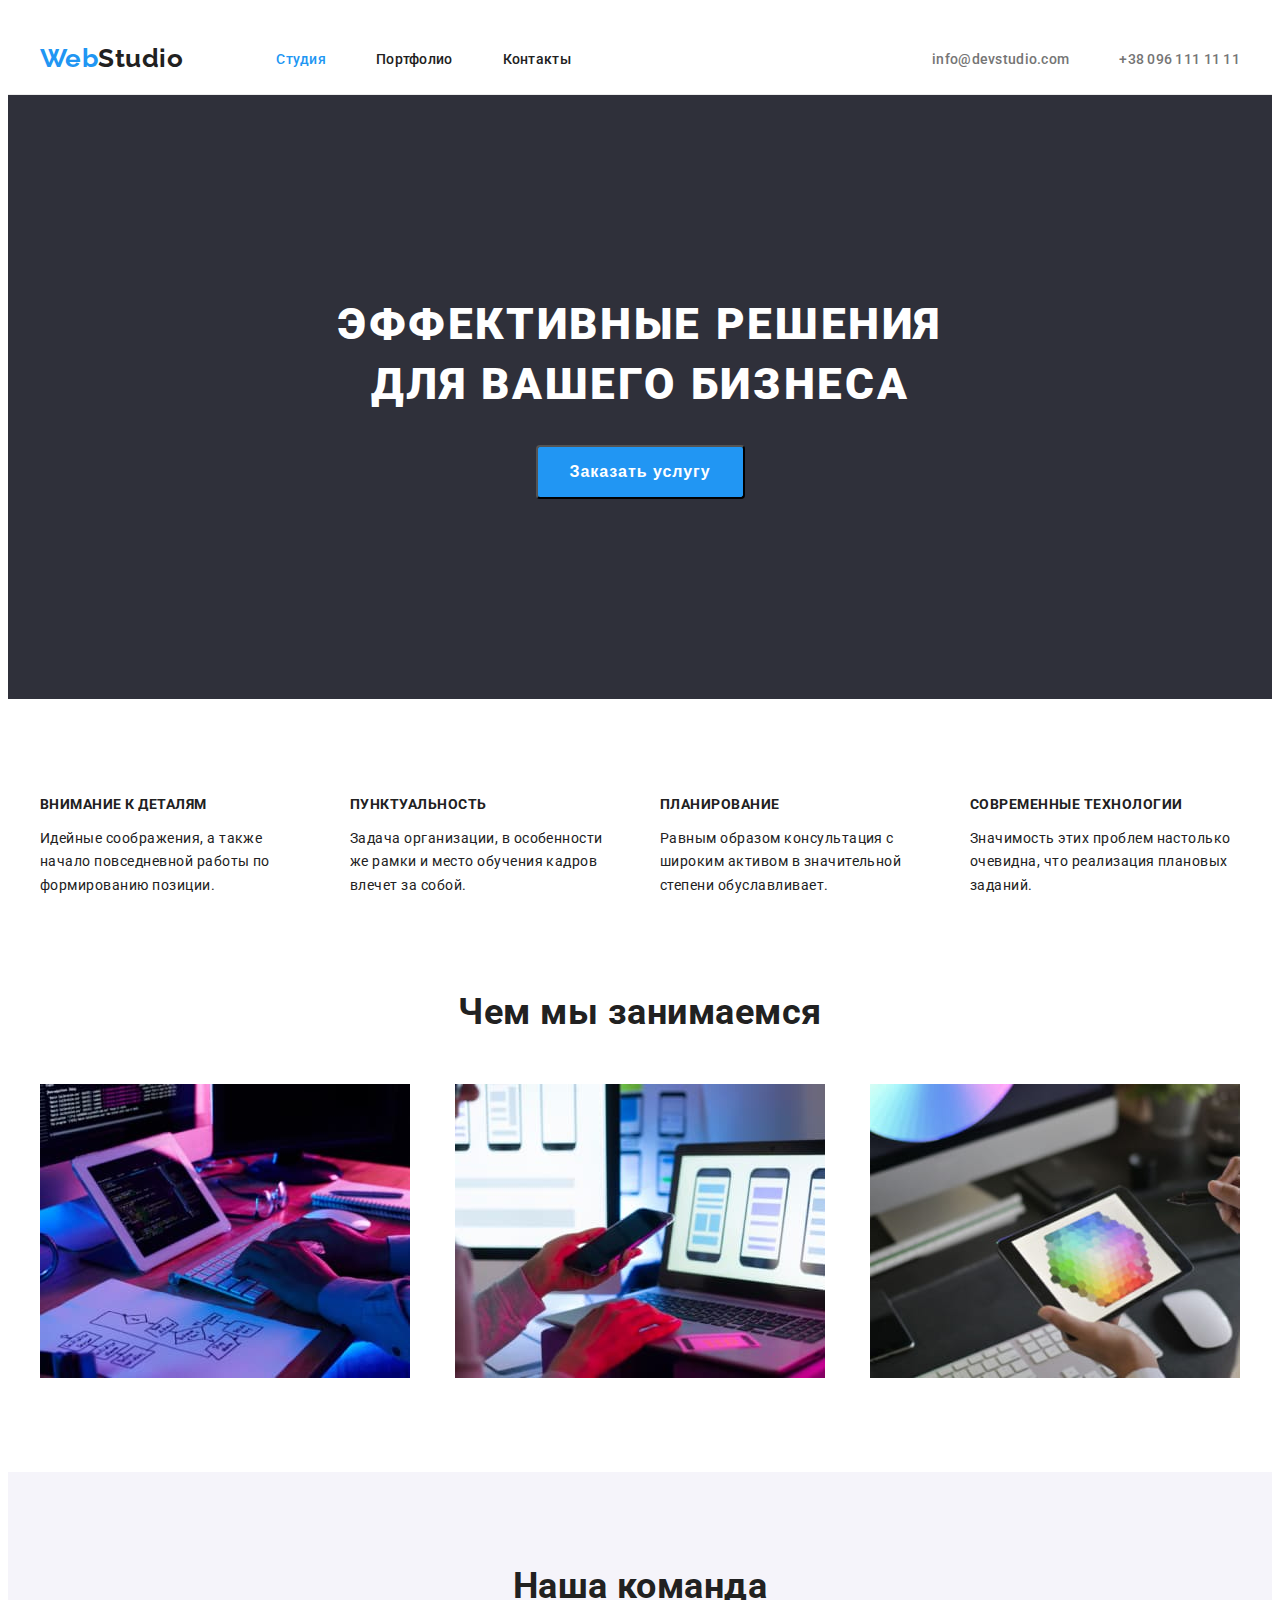
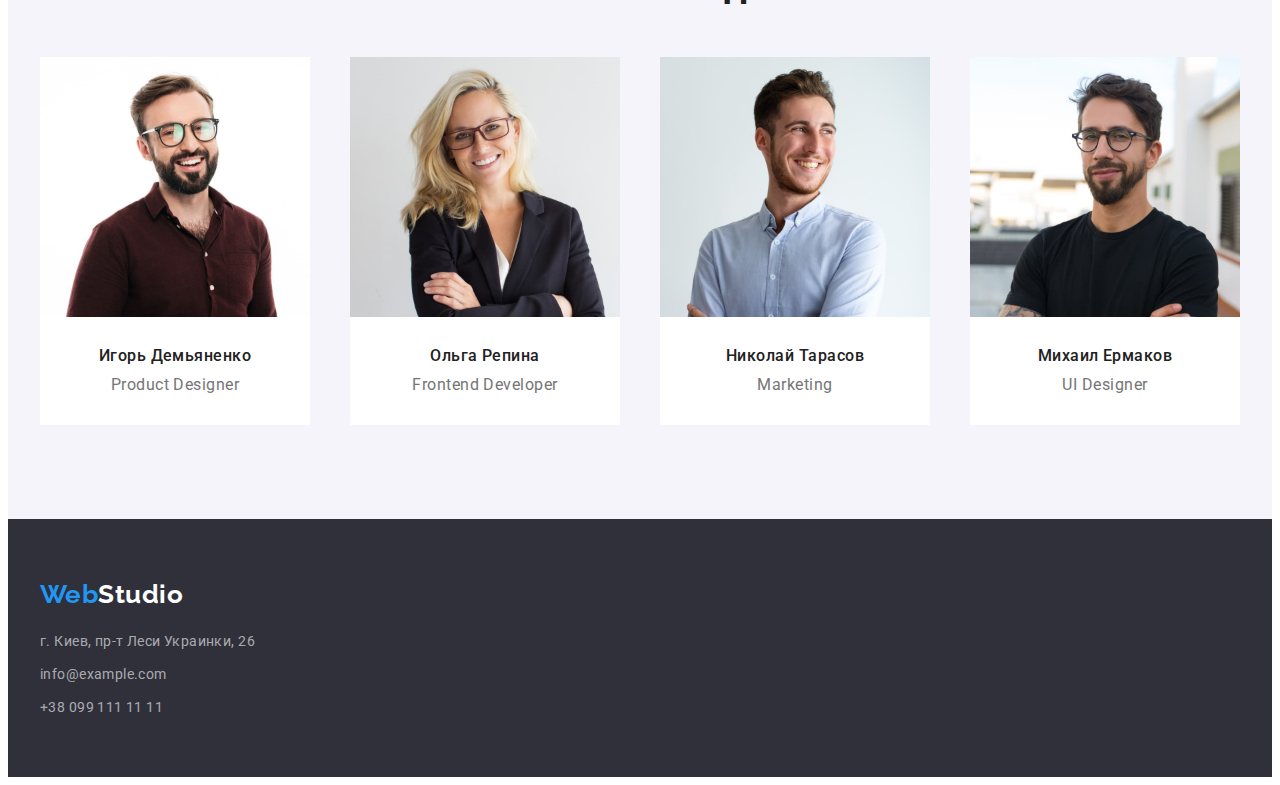
<file: index.html>
<!DOCTYPE html>
<html lang="ru">
  <head>
    <meta charset="UTF-8" />
    <meta http-equiv="X-UA-Compatible" content="IE=edge" />
    <meta name="viewport" content="width=>, initial-scale=1.0" />
    <title>Студия</title>
    <link rel="stylesheet" href="https://cdnjs.cloudflare.com/ajax/libs/modern-normalize/1.1.0/modern-normalize.min.css" integrity="sha512-wpPYUAdjBVSE4KJnH1VR1HeZfpl1ub8YT/NKx4PuQ5NmX2tKuGu6U/JRp5y+Y8XG2tV+wKQpNHVUX03MfMFn9Q==" crossorigin="anonymous" referrerpolicy="no-referrer" />
    <link rel="preconnect" href="https://fonts.googleapis.com" />
    <link rel="preconnect" href="https://fonts.gstatic.com" crossorigin />
    <link
      href="https://fonts.googleapis.com/css2?family=Raleway:wght@700&family=Roboto:wght@400;500;700;900&display=swap"
      rel="stylesheet"
    />
    <link rel="stylesheet" href="./styles.css/styles.css" />
  </head>
  <body>
    <!--Шапка документа-->
    <header class="header">
      <div class="header-box container">
        <nav class="header-nav">
          <a href="./index.html" class="header-logo link"
            >Web<span class="header-logo-span">Studio</span></a>
          <ul class="nav-list list">
            <li class="nav-item"><a href="./index.html" class="common nav-link link">Студия</a></li>
            <li class="nav-item"><a href="./portfolio.html" class="nav-link link">Портфолио</a></li>
            <li class="nav-item"><a href="" class="nav-link link">Контакты</a></li>
          </ul>
        </nav>
        <ul class="nav-contacts">
          <li class="nav-contacts-item">
            <a href="mailto:info@devstudio.com" class="contacts-link mail link"
              >info@devstudio.com</a>
          </li>
          <li class="nav-contacts-item">
            <a href="tel:+380961111111" class="contacts-link tel link"
              >+38 096 111 11 11</a>
          </li>
        </ul>
      </div>
    </header>
    <main>
      <!--Секция HERO-->
      <section class="hero">
        <div class="hero-box container">
        <h1 class="hero-heading">
          Эффективные решения <br />
          для вашего бизнеса
        </h1>
        <button type="button" class="btn hero-btn">Заказать услугу</button>
      </div>
      </section>
      <!--Секция преимущества-->
      <section class="advantages section">
        <div class="advantages-box container">
        <h2 class="visually-hidden">Преимущества компании WebStudio</h2>
        <ul class="advantages-list list">
          <li class="advantages-item">
            <h3 class="advantages-heading">Внимание к деталям</h3>
            <p class="advantages-text">
              Идейные соображения, а также начало повседневной работы по
              формированию позиции.
            </p>
          </li>
          <li class="advantages-item">
            <h3 class="advantages-heading">Пунктуальность</h3>
            <p class="advantages-text">
              Задача организации, в особенности же рамки и место обучения кадров
              влечет за собой.
            </p>
          </li>
          <li class="advantages-item">
            <h3 class="advantages-heading">Планирование</h3>
            <p class="advantages-text">
              Равным образом консультация с широким активом в значительной
              степени обуславливает.
            </p>
          </li>
          <li class="advantages-item">
            <h3 class="advantages-heading">Современные технологии</h3>
            <p class="advantages-text">
              Значимость этих проблем настолько очевидна, что реализация
              плановых заданий.
            </p>
          </li>
        </ul>
      </div>
      </section>
      <!--AREA-->
      <section class="area section">
        <div class="area-box container">
        <h2 class="area-heading">Чем мы занимаемся</h2>
        <ul class="area-list list">
          <li class="area-item">
            <a href=""
              ><img
                src="./images/box1.jpg"
                alt="Разработка сайтов"
                width="370"
                class="area-link link"
            /></a>
          </li>
          <li class="area-item">
            <a href=""
              ><img
                src="./images/box2.jpg"
                alt="Разработка мобильных приложений"
                width="370"
                class="area-link link"
            /></a>
          </li>
          <li class="area-item">
            <a href=""
              ><img
                src="./images/box3.jpg"
                alt="Дизайн сайтов"
                width="370"
                class="area-link link"
            /></a>
          </li>
        </ul>
      </div>
      </section>
      <!--TEAM-->
      <section class="team section">
        <div class="team-box container">
        <h2 class="team-main-heading">Наша команда</h2>
        <ul class="team-list list">
          <li class="team-item">
            <img src="./images/img1.jpg" alt="Игорь Демьяненко" width="270" class="team-img" />
              <div class="team-text-box">
                <h3 class="team-heading">Игорь Демьяненко</h3>
              <p class="team-text">Product Designer</p>
              </div>
          </li>
          <li class="team-item">
            <img src="./images/img2.jpg" alt="Ольга Репина" width="270" class="team-img" />
            <div class="team-text-box">
            <h3 class="team-heading">Ольга Репина</h3>
            <p class="team-text">Frontend Developer</p>
            </div>
          </li>
          <li class="team-item">
            <img src="./images/img3.jpg" alt="Николай Тарасов" width="270" class="team-img" />
            <div class="team-text-box">
            <h3 class="team-heading">Николай Тарасов</h3>
            <p class="team-text">Marketing</p>
            </div>
          </li>
          <li class="team-item">
            <img src="./images/img4.jpg" alt="Михаил Ермаков" width="270" class="team-img" />
            <div class="team-text-box">
            <h3 class="team-heading">Михаил Ермаков</h3>
            <p class="team-text">UI Designer</p>
            </div>
          </li>
        </ul>
      </div>
      </section>
    </main>
    <!--Футер-->
    <footer class="footer">
      <div class="footer-box container">
      <a href="./index.html" class="footer-logo link"
        >Web<span class="footer-logo-span">Studio</span></a
      >
      <address class="footer-contacts">
        <ul class="footer-list list">
          <li class="footer-item">
            <a href="https://goo.gl/maps/8uwswmJSU4VFEEcW8" class="adress link">
              г. Киев, пр-т Леси Украинки, 26</a
            >
          </li>
          <li class="footer-item">
            <a href="mailto:info@example.com" class="adress-link link"
              >info@example.com</a
            >
          </li>
          <li class="footer-item">
            <a href="tel:+380991111111" class="adress-link link"
              >+38 099 111 11 11</a
            >
          </li>
        </ul>
      </address>
      </div>
    </footer>
  </body>
</html>
</file>
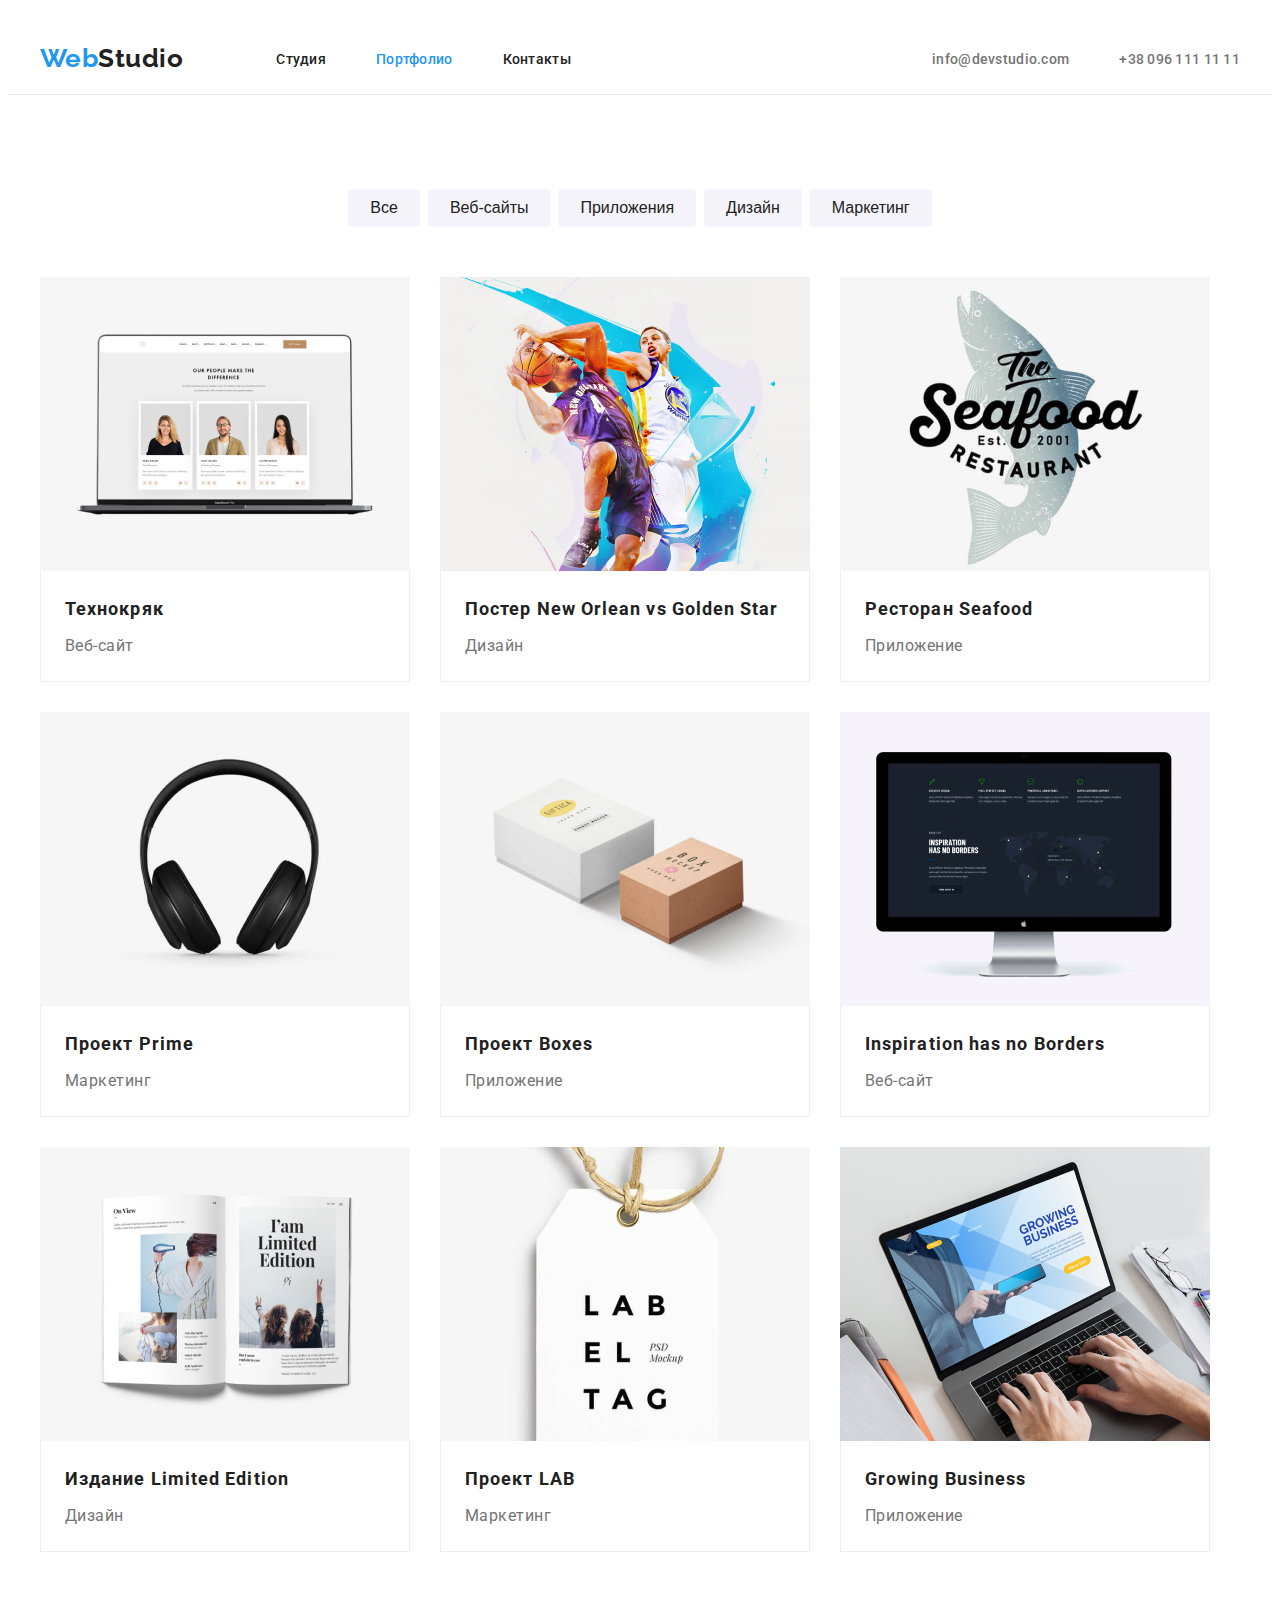
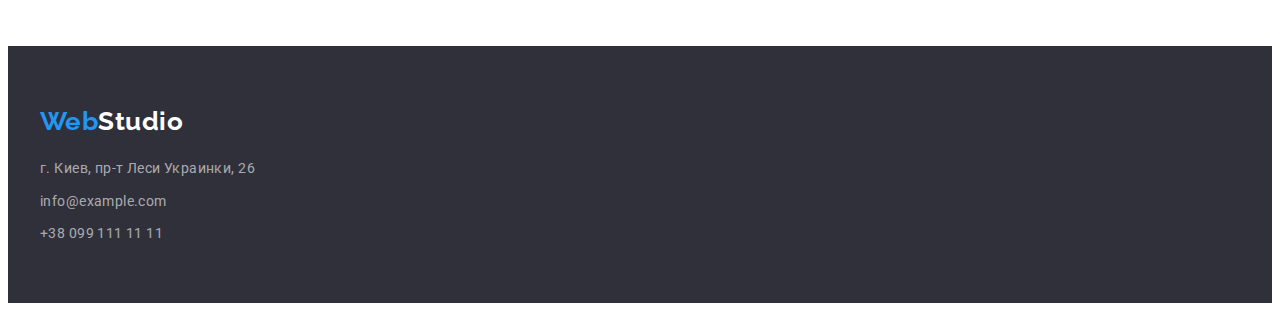
<file: portfolio.html>
<!DOCTYPE html>
<html lang="ru">
  <head>
    <meta charset="UTF-8" />
    <meta http-equiv="X-UA-Compatible" content="IE=edge" />
    <meta name="viewport" content="width=device-width, initial-scale=1.0" />
    <title>Portfolio</title>
    <link rel="stylesheet" href="https://cdnjs.cloudflare.com/ajax/libs/modern-normalize/1.1.0/modern-normalize.min.css" integrity="sha512-wpPYUAdjBVSE4KJnH1VR1HeZfpl1ub8YT/NKx4PuQ5NmX2tKuGu6U/JRp5y+Y8XG2tV+wKQpNHVUX03MfMFn9Q==" crossorigin="anonymous" referrerpolicy="no-referrer" />
    <link rel="preconnect" href="https://fonts.googleapis.com" />
    <link rel="preconnect" href="https://fonts.gstatic.com" crossorigin />
    <link
      href="https://fonts.googleapis.com/css2?family=Raleway:wght@700&family=Roboto:wght@400;500;700;900&display=swap"
      rel="stylesheet"
    />
    <link rel="stylesheet" href="./styles.css/styles.css" />
  </head>
  <body>
    <!--Шапка документа-->
    <header class="header">
      <div class="header-box container">
        <nav class="header-nav">
          <a href="./index.html" class="header-logo link"
            >Web<span class="header-logo-span">Studio</span></a>
          <ul class="nav-list list">
            <li class="nav-item"><a href="./index.html" class="nav-link link">Студия</a></li>
            <li class="nav-item"><a href="./portfolio.html" class="common nav-link link">Портфолио</a></li>
            <li class="nav-item"><a href="" class="nav-link link">Контакты</a></li>
          </ul>
        </nav>
        <ul class="nav-contacts">
          <li class="nav-contacts-item">
            <a href="mailto:info@devstudio.com" class="contacts-link mail link"
              >info@devstudio.com</a>
          </li>
          <li class="nav-contacts-item">
            <a href="tel:+380961111111" class="contacts-link tel link"
              >+38 096 111 11 11</a>
          </li>
        </ul>
      </div>
    </header>
    <!-- MAIN -->
    <main>
      <section class="portfolio section">
        <div class="portfolio-box container">
          <h1 class="visually-hidden">Портфолио компании Веб Студио</h1>
        <ul class="portfolio-menu-list list">
          <li class="portfolio-menu-item">
            <button type="button" class="btn portfolio-btn">Все</button>
          </li>
          <li class="portfolio-menu-item">
            <button type="button" class="btn portfolio-btn">Веб-сайты</button>
          </li>
          <li class="portfolio-menu-item">
            <button type="button" class="btn portfolio-btn">Приложения</button>
          </li>
          <li class="portfolio-menu-item">
            <button type="button" class="btn portfolio-btn">Дизайн</button>
          </li>
          <li class="portfolio-menu-item">
            <button type="button" class="btn portfolio-btn">Маркетинг</button>
          </li>
        </ul>
        <!-- IMAGES+TEXT -->
        <ul class="portfolio-list list">
          <li class="portfolio-item">
            <a href="" class="portfolio-link link">
              <img
                src="./images/pf1.png"
                alt="Дизайн сайта Технокряк"
                width="370"
                height="294"
              />
              <div class="port-item-box">
                <h2 class="portfolio-heading">Технокряк</h2>
              <p class="portfolio-text">Веб-сайт</p>
              </div>
            </a>
          </li>
          <li class="portfolio-item">
            <a href="" class="portfolio-link link"
              ><img
                src="./images/pf2.png"
                alt="Дизайн постера Новый Орлеан против Голден Стар"
                width="370"
                height="294"
              />
              <div class="port-item-box">
              <h2 class="portfolio-heading">
                Постер <span lang="en">New Orlean vs Golden Star</span>
              </h2>
              <p class="portfolio-text">Дизайн</p>
              </div>
            </a>
          </li>
          <li class="portfolio-item">
            <a href="" class="portfolio-link link"
              ><img
                src="./images/pf3.png"
                alt="Создание приложения ресторана морепродуктов"
                width="370"
                height="294"
              />
              <div class="port-item-box">
              <h2 class="portfolio-heading">
                Ресторан <span lang="en">Seafood </span>
              </h2>
              <p class="portfolio-text">Приложение</p>
              </div>
            </a>
          </li>
          <li class="portfolio-item">
            <a href="" class="portfolio-link link"
              ><img
                src="./images/pf4.png"
                alt="Маркетинг проекта Прайм"
                width="370"
                height="294"
              />
              <div class="port-item-box">
              <h2 class="portfolio-heading">
                Проект <span lang="en">Prime</span>
              </h2>
              <p class="portfolio-text">Маркетинг</p>
              </div>
            </a>
          </li>
          <li class="portfolio-item">
            <a href="" class="portfolio-link link"
              ><img
                src="./images/pf5.png"
                alt="Создание приложения Боксес"
                width="370"
                height="294"
              />
              <div class="port-item-box">
              <h2 class="portfolio-heading">
                Проект <span lang="en">Boxes</span>
              </h2>
              <p class="portfolio-text">Приложение</p>
              </div>
            </a>
          </li>
          <li class="portfolio-item">
            <a href="" class="portfolio-link link"
              ><img
                src="./images/pf6.png"
                alt="Создание веб-сайта воображение без ограничений"
                width="370"
                height="294"
              />
              <div class="port-item-box">
              <h2 lang="en" class="portfolio-heading">
                Inspiration has no Borders
              </h2>
              <p class="portfolio-text">Веб-сайт</p>
              </div>
            </a>
          </li>
          <li class="portfolio-item">
            <a href="" class="portfolio-link link"
              ><img
                src="./images/pf7.png"
                alt="Дизайн для издания Лимитед Едишн"
                width="370"
                height="294"
              />
              <div class="port-item-box">
              <h2 class="portfolio-heading">
                Издание <span lang="en">Limited Edition</span>
              </h2>
              <p class="portfolio-text">Дизайн</p>
              </div>
            </a>
          </li>
          <li class="portfolio-item">
            <a href="" class="portfolio-link link"
              ><img
                src="./images/pf8.png"
                alt="Маркетинговая компания проекта ЛАБ"
                width="370"
                height="294"
              />
              <div class="port-item-box">
              <h2 class="portfolio-heading">
                Проект <span lang="en">LAB</span>
              </h2>
              <p class="portfolio-text">Маркетинг</p>
              </div>
            </a>
          </li>
          <li class="portfolio-item">
            <a href="" class="portfolio-link link"
              ><img
                src="./images/pf9.png"
                alt="Создание приложения для роста бизнеса"
                width="370"
                height="294"
              />
              <div class="port-item-box">
              <h2 lang="en" class="portfolio-heading">Growing Business</h2>
              <p class="portfolio-text">Приложение</p>
              </div>
            </a>
          </li>
        </ul>
        </div>
      </section>
    </main>
    <!--Футер-->
    <footer class="footer">
      <div class="footer-box container">
      <a href="./index.html" class="footer-logo link"
        >Web<span class="footer-logo-span">Studio</span></a
      >
      <address class="footer-contacts">
        <ul class="footer-list list">
          <li class="footer-item">
            <a href="https://goo.gl/maps/8uwswmJSU4VFEEcW8" class="adress link">
              г. Киев, пр-т Леси Украинки, 26</a
            >
          </li>
          <li class="footer-item">
            <a href="mailto:info@example.com" class="adress-link link"
              >info@example.com</a
            >
          </li>
          <li class="footer-item">
            <a href="tel:+380991111111" class="adress-link link"
              >+38 099 111 11 11</a
            >
          </li>
        </ul>
      </address>
    </div>
    </footer>
  </body>
</html>
</file>
<file: styles.css/styles.css>
p, h1, h2, h3, h4, h5, h6 {
    margin: 0;
}
ul {
    margin: 0;
    padding: 0;
    list-style: none;
}
button {
    cursor: pointer;
}
img {
    display: block;
}
address {
    font-style: normal;
}
a {
    color: inherit;
    text-decoration: none;
    font-style: normal;
}

:root {
/* TEXT */
    --primary-text-color: #212121;
    --secondary-text-color: #757575;
    --accent-color: #2196F3;
    --accent-color-white: #FFFFFF;
    --footer-links-color: rgba(255, 255, 255, 0.6);
/* BACKGROUND */
    --primary-bg-color: #FFFFFF;
    --secondary-bg-color: #F5F4FA;
    --gray-bg-color: #2F303A;
    --head-border-color: #ECECEC;
    --portfolio-border-color: #eeeeee;
}
/* GENERAL */
body {
    background-color: var(--primary-bg-color);
    color: var(--primary-text-color);
    font-family: 'Roboto', 'sans-serif';
    color: var(--primary-text-color);
    line-height: 1.2;
    letter-spacing: 0.03em;
}
.container {
    width: 1200px;
    padding-left: 15px;
    padding-right: 15px;
    margin-left: auto;
    margin-right: auto;
    /* border: olive solid 2px; */
}
.section {
    padding-top: 94px;
    padding-bottom: 94px;
}
.header .common {
    color: var(--accent-color);
}
.visually-hidden {
    position: absolute;
    width: 1px;
    height: 1px;
    margin: -1px;
    padding: 0;
    overflow: hidden;
    border: 0;
    clip: rect(0 0 0 0)
}
.nav-list,
.nav-contacts,
.portfolio-menu {
    display: flex;
}
.hero,
.footer {
    background-color: var(--gray-bg-color);
}
.btn {
    border-radius: 4px;
    font-size: 16px;
}

/* HEADER+FOOTER */
.header{
    background-color: var(--accent-color-white);
    border-bottom: var(--head-border-color) 1px solid;
    padding-top: 35px;
    padding-bottom: 20px;
}
.nav-link {
    color: var(--primary-text-color);
}
.contacts-link {
    color: var(--secondary-text-color);
}
.nav-link,
.contacts-link {
    font-size: 14px;
    font-weight: 500;
    letter-spacing: 0.02em;
    line-height: 1.14;
    padding-top: 10px;
    padding-bottom: 10px;
}
.nav-link:hover,
.contacts-link:hover,
.nav-link:focus,
.contacts-link:focus {
    color: var(--accent-color);
}
.adress,
.adress-link  {
    line-height: 1.7;
    font-size: 14px;
    letter-spacing: 0.03em;
    color: var(--footer-links-color);
}

.adress-link:hover,
.adress-link:focus,
.adress:hover,
.adress:focus {
    color: var(--accent-color-white);
}
.header-box {
    display: flex;
    align-items: center;
    justify-content: space-between;
}
.header-nav {
    display: flex;
    align-items: center;
}
.header-logo {
    margin-right: 93px;
}
.nav-item:not(:last-child),
.nav-contacts-item:not(:last-child) {
    padding-right: 50px;
}
.footer {
    padding-top: 60px;
    padding-bottom: 57px;
}
.footer-logo {
    display: block;
    margin-bottom: 20px;
}
.footer-item:not(:last-child):not(:last-child) {
    margin-bottom: 9px;
}
/* LOGO */
.header-logo,
.footer-logo {
    color: var(--accent-color);
    font-family: 'Raleway';
    font-size: 26px;
    font-weight: 700;
}
.header-logo span {
    color: var(--primary-text-color);
}
.footer-logo span {
    color: var(--accent-color-white);
}
/* HERO */
.hero {
    padding-top: 200px;
    padding-bottom: 200px;
}
.hero-heading {
    color: var(--accent-color-white);
    font-weight: 900;
    font-size: 44px;
    line-height: 1.36;
    text-transform: uppercase;
    text-align: center;
    margin-bottom: 30px;
}
.hero-btn {
    background-color: var(--accent-color);
    color: var(--accent-color-white);
    font-size: 16px;
    font-weight: 700;
    line-height: 1.87;
    display: block;
    margin-left: auto;
    margin-right: auto;
    padding: 10px 32px 10px 32px;
}
.hero-heading,
.hero-btn {
    letter-spacing: 0.06em;
}
.team-main-heading,
.area-heading {
    text-align: center;
    font-weight: 700;
    font-size: 36px;
    line-height: 1.16;
    margin-bottom: 50px;
}
/* ADVENTAGES */
.advantages {
    padding-bottom: 0;
}
.advantages-heading {
    font-weight: 700;
    text-transform: uppercase;
    margin-bottom: 10px;
}
.advantages-heading,
.advantages-text {
    font-size: 14px;
    line-height: 1.7;
}
.advantages-list {
    display: flex;
    justify-content: space-between;
}
.advantages-item {
    width: 270px;
}
/* AREA */
.area-list,
.team-list {
    display: flex;
    justify-content: space-between;
}

/* TEAM */
.team {
    background-color: var(--secondary-bg-color);
}
.team-item {
    background-color: #fff;
    /* border-bottom-right-radius: 4px;
    border-bottom-left-radius: 4px; */
}
.team-text-box {
    padding-top: 30px;
    padding-bottom: 30px;
}

.team-heading {
    margin-bottom: 10px;
}
.team-heading,
.team-text {
    font-size: 16px;
    line-height: 1.18;
    text-align: center;
}
.team-heading {
    font-weight: 500;
}
.team-text {
    color: var(--secondary-text-color);
}
/* PAGE PORTFOLIO */
/* portfolio menu */

.portfolio-menu-item:not(:last-child) {
    margin-right: 8px;
}

.portfolio-menu-list {
    display: flex;
    justify-content: center;
    margin-bottom: 50px;
}
.portfolio-btn {
    background-color: var(--secondary-bg-color);
    color: var(--primary-text-color);
    font-weight: 500;
    line-height: 1.6;
    text-align: center;
    border: none;

    padding: 6px 22px 6px 22px;
}
.portfolio-btn:hover,
.portfolio-btn:focus {
    background-color: var(--accent-color);
    color: var(--accent-color-white);
}
/* portfolio list */

.portfolio-heading {
    font-size: 18px;
    line-height: 2;
    letter-spacing: 0.06em;
    font-weight: 700;
    color: var(--primary-text-color);
    margin-bottom: 4px;
}
.portfolio-list {
    display: flex;
    flex-wrap: wrap;
}
.portfolio-text {
    color: var(--secondary-text-color);
    font-size: 16px;
    line-height: 1.87em;
}
.portfolio-item:not(:nth-last-child(-n + 3)){
    margin-bottom: 30px;
}
.portfolio-item:not(:nth-child(3n)) {
    margin-right: 30px;
}
.port-item-box {
    border-bottom: 1px var(--portfolio-border-color) solid;
    border-right: 1px var(--portfolio-border-color) solid;
    border-left: 1px var(--portfolio-border-color) solid;
    padding: 20px 24px 20px 24px;
}
</file>
